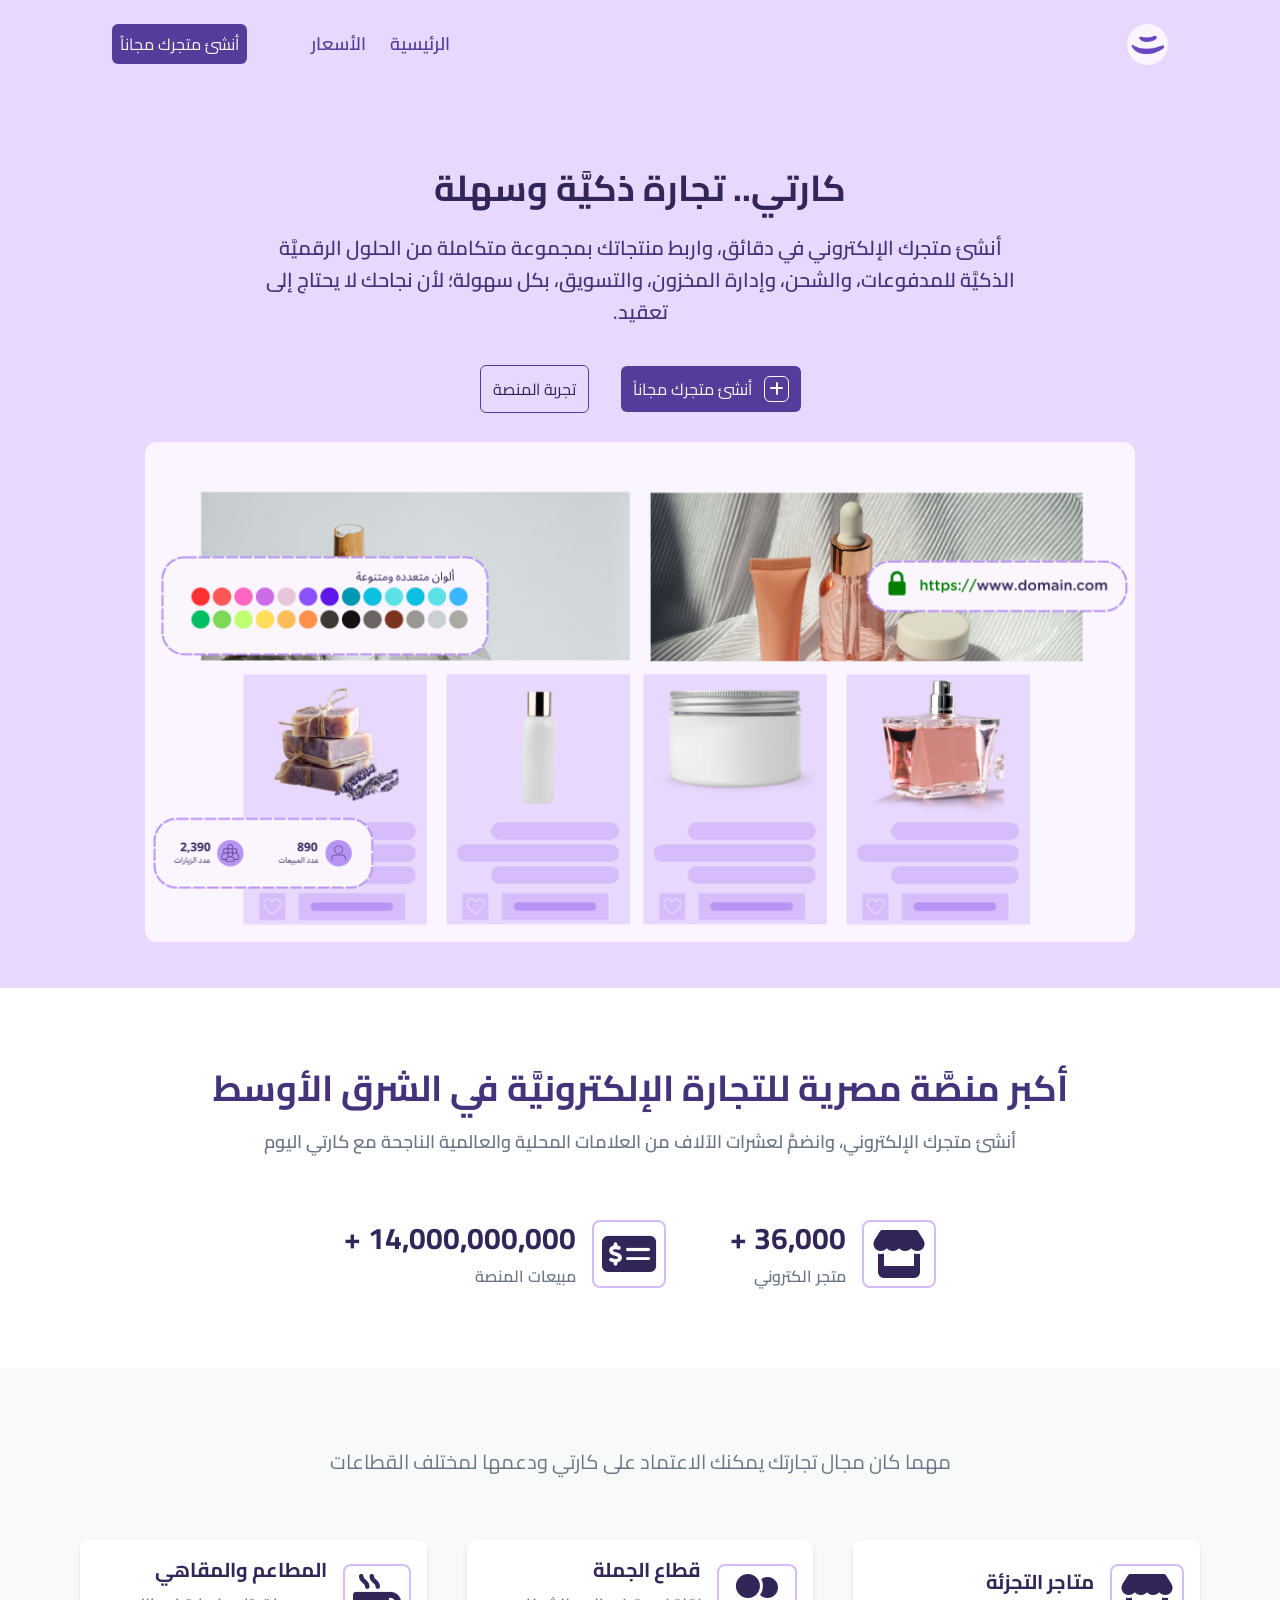
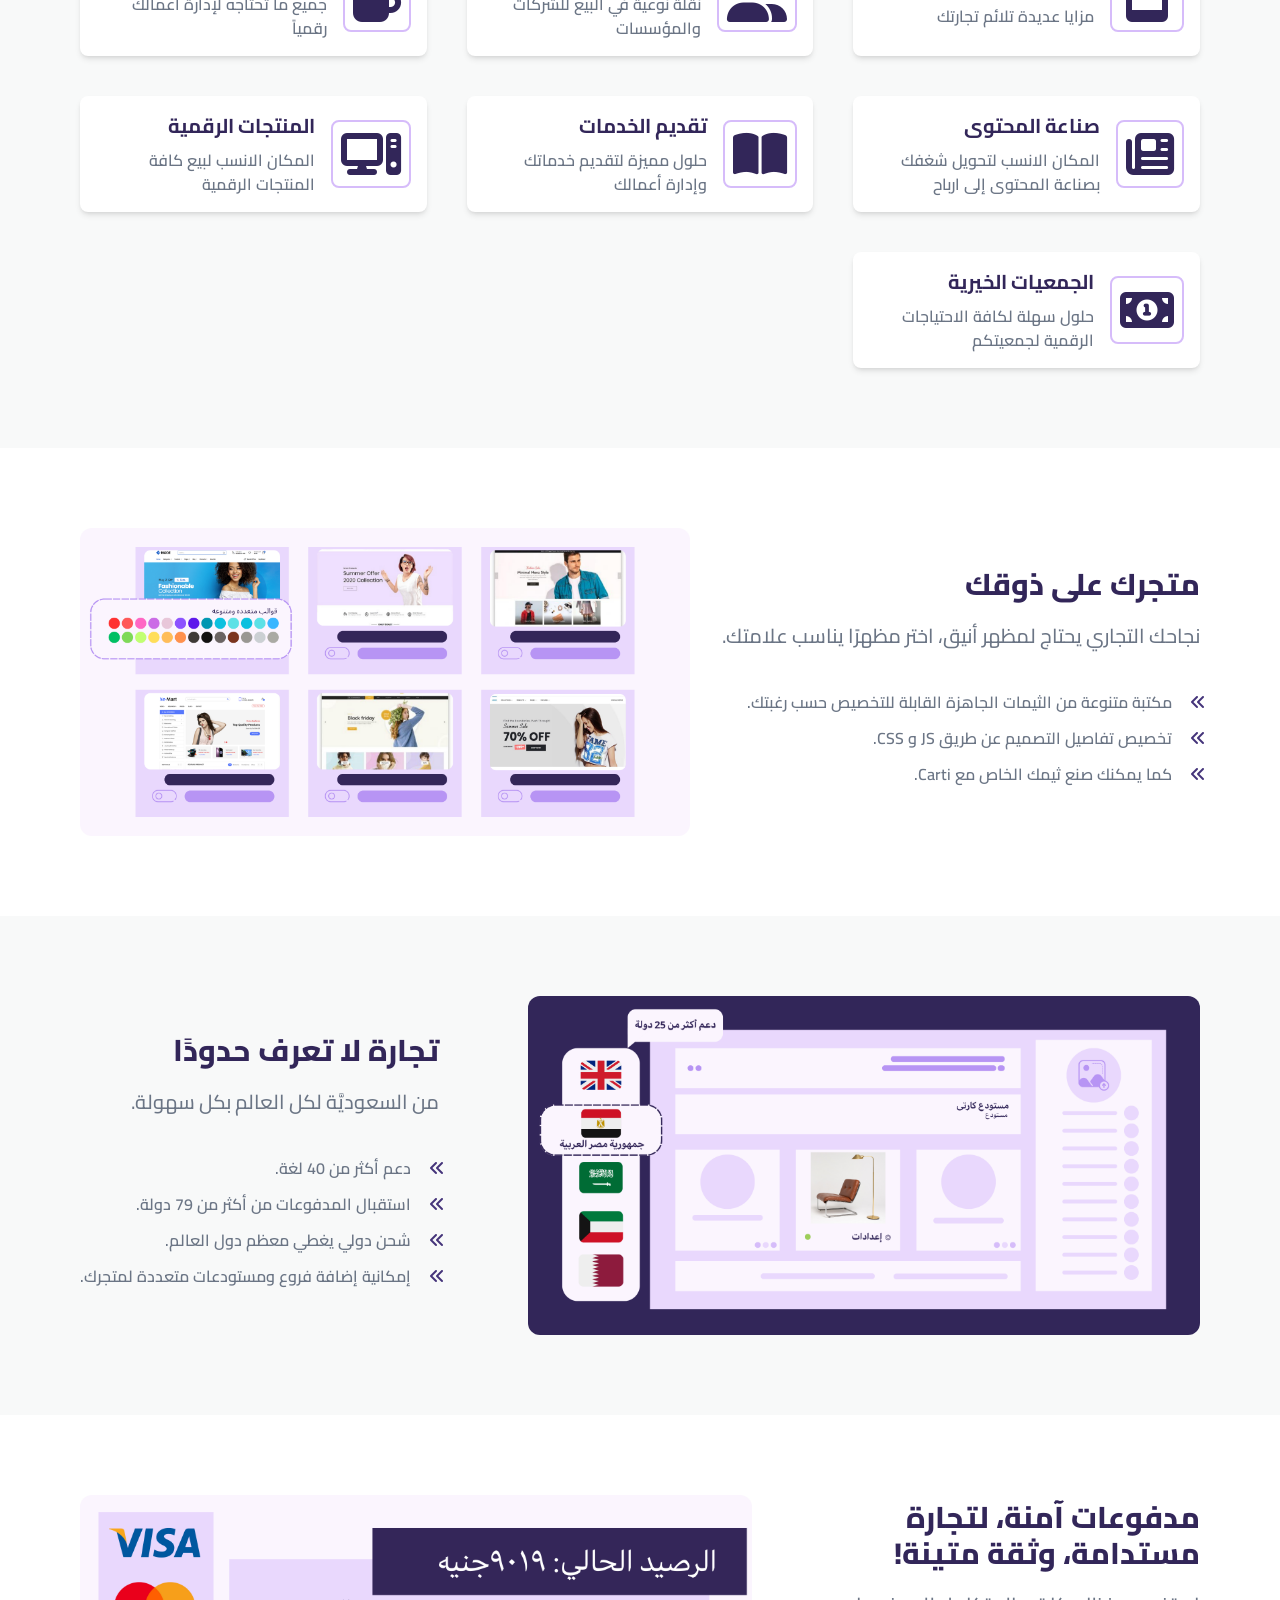
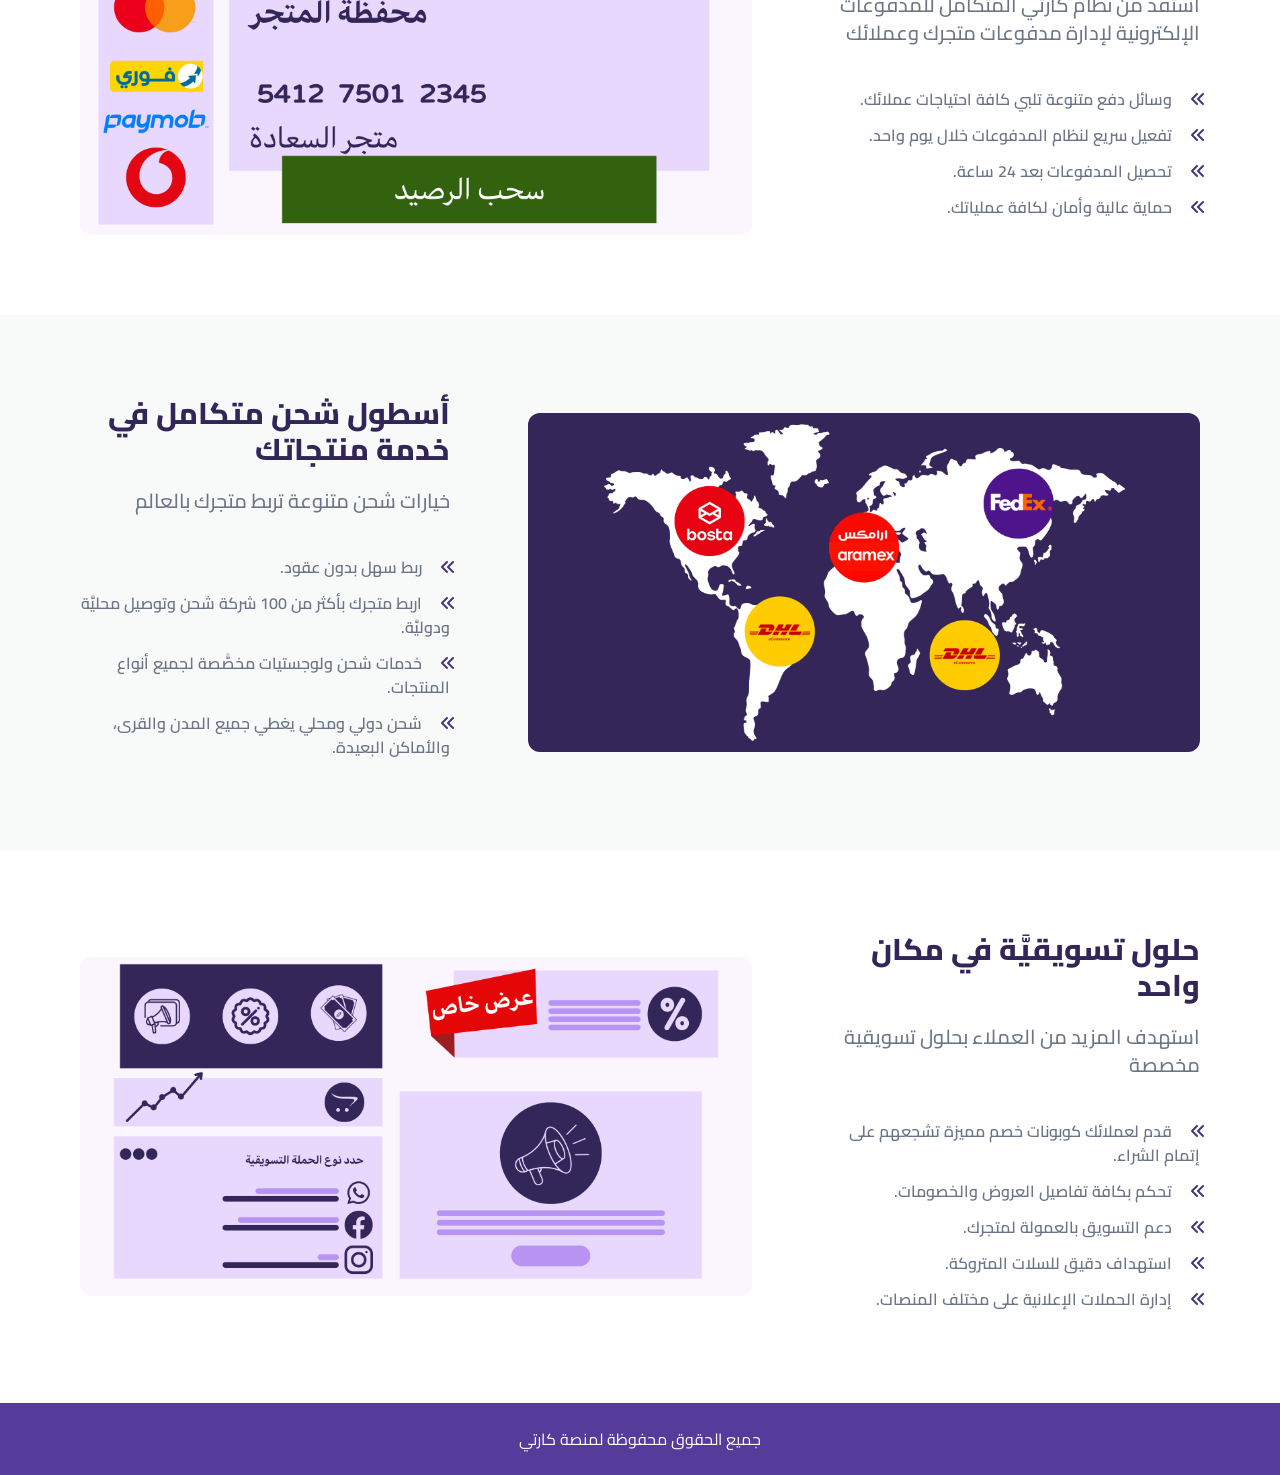
<file: index.html>
<!DOCTYPE html>
<html lang="en" dir="rtl">
<head>
    <meta charset="UTF-8">
    <meta http-equiv="X-UA-Compatible" content="IE=edge">
    <meta name="viewport" content="width=device-width, initial-scale=1.0">
    <title>الرئيسية - كارتي</title>
    <!-- Tailwind CSS file -->
    <link href="./css/tailwind.css" rel="stylesheet">
    <!-- Font Awesome CSS file -->
    <link href="./css/all.min.css" rel="stylesheet">
    <!-- Google Font -->
    <link rel="preconnect" href="https://fonts.googleapis.com">
    <link rel="preconnect" href="https://fonts.gstatic.com" crossorigin>
    <link href="https://fonts.googleapis.com/css2?family=Cairo:wght@200;300;400;500;600;700;800;900;1000&family=Raleway:wght@100;200;300;400;500;600;700;800;900&display=swap"
        rel="stylesheet">
    <!-- Icon -->
    <link rel="icon" href="./img/logo.ico">
</head>
<body>
    <div id="app" class="relative">
        <!-- ********** Start Navbar ********** -->
        <nav class="navbar h-[88px] bg-purple-100 fixed left-0 top-0 w-full z-50 py-2">
            <div class="container px-5 xl:px-28 mx-auto flex justify-between items-center">
                <!-- Logo -->
                <div class="logo w-36 max-h-[41px]">
                    <img loading="lazy" src="./img/logo.ico" alt="logo" class="max-w-full max-h-[41px]">
                </div>
                <div class="row flex justify-between items-center">
                    <!-- UL Navbar -->
                    <div class="ul flex gap-8 items-center py-4">
                        <!-- Nav in full screen -->
                        <div class="flex gap-16">
                            <ul class="hidden lg:flex gap-6 font-medium text-white items-center">
                                <li>
                                    <a href="./index.html" class="hover:text-purple-900 text-purple-700 font-semibold text-lg duration-300" aria-label="Read more about Seminole tax hike"
                                        data-text="home">الرئيسية</a>
                                </li>
                                <!-- <li>
                                    <a href="#learn" class="hover:text-purple-900 text-purple-700 font-semibold text-lg duration-300"
                                        aria-label="Read more about Seminole tax hike" data-text="learn">التعليم</a>
                                </li>
                                <li>
                                    <a href="#solve" class="hover:text-purple-900 text-purple-700 font-semibold text-lg duration-300"
                                        aria-label="Read more about Seminole tax hike" data-text="solve">الحلول</a>
                                </li> -->
                                <li>
                                    <a href="./pricing.html" class="hover:text-purple-900 text-purple-700 font-semibold text-lg duration-300"
                                        aria-label="Read more about Seminole tax hike" data-text="price">الأسعار</a>
                                </li>
                            </ul>
                            <div class="signup hidden lg:flex">
                                <a href="#" target="_blank" class="bg-purple-700 hover:bg-purple-800 py-2 px-2 duration-300 text-warning-50 rounded-md">أنشئ متجرك مجاناً</a>
                            </div>
                        </div>
                        <!-- Nav in Mobile -->
                        <ul class="sidebar w-full flex flex-col gap-4 py-3 absolute left-0 top-[57px] -translate-x-[100%] bg-purple-200 text-white duration-500">
                            <li>
                                <a href="#" class="w-full p-2 hover:text-purple-900 hover:bg-purple-400 duration-300 block"
                                    aria-label="Read more about Seminole tax hike" data-text="home">الرئيسية</a>
                            </li>
                            <!-- <li>
                                <a href="#learn" class="w-full p-2 hover:text-purple-900 hover:bg-purple-400 duration-300 block"
                                    aria-label="Read more about Seminole tax hike" data-text="learn">التعليم</a>
                            </li>
                            <li>
                                <a href="#solve" class="w-full p-2 hover:text-purple-900 hover:bg-purple-400 duration-300 block"
                                    aria-label="Read more about Seminole tax hike" data-text="solve">الحلول</a>
                            </li> -->
                            <li>
                                <a href="#price" class="w-full p-2 hover:text-purple-900 hover:bg-purple-400 duration-300 block"
                                aria-label="Read more about Seminole tax hike" data-text="price">الأسعار</a>
                            </li>
                            <div class="signup p-4 mx-auto">
                                <a href="#" target="_blank" class="bg-purple-700 hover:bg-purple-800 py-2 px-2 duration-300 text-warning-50 rounded-md">أنشئ متجرك مجاناً</a>
                            </div>
                        </ul>
                    </div>
                    <div class="text-2xl cursor-pointer lg:hidden w-[30px]">
                        <span class="toggler fas fa-bars block h-full w-full"></span>
                    </div>
                </div>
            </div>
        </nav>
        <!-- ********** End Navbar ********** -->
        <!-- ********** Start header ********** -->
        <header class="bg-purple-100 mt-[88px] py-6 md:pb-10 md:pt-20 min-h-[100vh]">
            <div class="container px-5 xl:px-6 mx-auto">
                <!-- Info -->
                <div class="info text-center">
                    <h1 class="text-2xl sm:text-4xl font-bold text-purple-900 mb-6">كارتي.. تجارة ذكيَّة وسهلة</h1>
                    <p class="sm:max-w-3xl text-xl mx-auto leading-8 font-semibold text-purple-800">أنشئ متجرك الإلكتروني في دقائق، واربط منتجاتك بمجموعة متكاملة من الحلول الرقميَّة الذكيَّة للمدفوعات، والشحن، وإدارة
                    المخزون، والتسويق، بكل سهولة؛ لأن نجاحك لا يحتاج إلى تعقيد.</p>
                </div>
                <!-- Buttons -->
                <div class="btn mt-8 sm:mt-12 flex justify-center items-center flex-wrap gap-8">
                    <div class="signup">
                        <a href="#" target="_blank"
                            class="bg-purple-700 hover:bg-purple-800 py-2 px-3 duration-300 text-warning-50 rounded-md">
                            <i class="fas fa-plus border p-1 rounded-md ml-2"></i>
                            أنشئ متجرك
                            مجاناً</a>
                    </div>
                    <div class="signup">
                        <a href="#" target="_blank"
                            class="bg-transparent text-purple-900 hover:bg-purple-800 hover:text-warning-50 py-2 px-3 duration-300 border border-purple-700 rounded-md">تجربة المنصة</a>
                    </div>
                </div>
                <!-- Image -->
                <div class="img max-w-[990px] mx-auto rounded-xl overflow-hidden mt-10">
                    <img src="./img/1.png" alt="img-home" class="max-w-full max-h-full" loading="lazy">
                </div>
            </div>
        </header>
        <!-- ********** End header ********** -->
        <!-- ********** Start About ********** -->
        <div class="about-us py-20">
            <div class="container mx-auto text-center">
                <div class="info">
                    <h2 class="title text-2xl md:text-4xl font-bold text-purple-800 mb-2 md:mb-5">أكبر منصَّة مصرية للتجارة الإلكترونيَّة في الشرق الأوسط</h2>
                    <p class="title text-lg font-semibold text-secondary-700">أنشئ متجرك الإلكتروني، وانضمَّ لعشرات الآلاف من العلامات المحلية والعالمية الناجحة مع كارتي اليوم</p>
                </div>
                <div class="numbers mt-16">
                    <div class="row flex flex-col sm:flex-row gap-16 sm:justify-center">
                        <!-- Col 1 -->
                        <div class="col flex gap-4 items-center justify-center">
                            <div class="icon p-2 text-5xl border-2 text-purple-900 border-purple-200 rounded-lg">
                                <i class="fa-solid fa-store"></i>
                            </div>
                            <div class="num flex flex-col gap-2 items-start">
                                <p class="text-3xl font-bold text-purple-900">36,000 +</p>
                                <span class="font-semibold text-secondary-700">متجر الكتروني</span>
                            </div>
                        </div>
                        <!-- Col 2 -->
                        <div class="col flex gap-4 items-center justify-center">
                            <div class="icon p-2 text-5xl border-2 text-purple-900 border-purple-200 rounded-lg">
                                <i class="fa-solid fa-money-check-dollar"></i>
                            </div>
                            <div class="num flex flex-col gap-2 items-start">
                                <p class="text-3xl font-bold text-purple-900">14,000,000,000 +</p>
                                <span class="font-semibold text-secondary-700">مبيعات المنصة</span>
                            </div>
                        </div>
                    </div>
                </div>
            </div>
        </div>
        <!-- ********** End About ********** -->
        <!-- ********** Start Advantages ********** -->
        <div class="advantages py-20 bg-secondary-50">
            <div class="container mx-auto text-center xl:px-20">
                <p class="text-secondary-700 text-xl">مهما كان مجال تجارتك يمكنك الاعتماد على كارتي ودعمها لمختلف القطاعات</p>
                <!-- Row -->
                <div class="row grid sm:grid-cols-2 lg:grid-cols-3 gap-10 mt-16">
                    <!-- Col -->
                    <div class="col flex gap-4 items-center rounded-lg shadow-md p-4 bg-[white] cursor-pointer">
                        <div class="icon p-2 text-5xl border-2 text-purple-900 border-purple-200 rounded-lg">
                            <i class="fa-solid fa-store"></i>
                        </div>
                        <div class="num flex flex-col gap-2 items-start">
                            <p class="text-xl font-bold text-purple-900">متاجر التجزئة</p>
                            <span class="font-semibold text-secondary-700 text-right">مزايا عديدة تلائم تجارتك</span>
                        </div>
                    </div>
                    <!-- Col -->
                    <div class="col flex gap-4 items-center rounded-lg shadow-md p-4 bg-[white] cursor-pointer">
                        <div class="icon p-2 text-5xl border-2 text-purple-900 border-purple-200 rounded-lg">
                            <i class="fas fa-user-group"></i>
                        </div>
                        <div class="num flex flex-col gap-2 items-start">
                            <p class="text-xl font-bold text-purple-900">قطاع الجملة</p>
                            <span class="font-semibold text-secondary-700 text-right">نقلة نوعية في البيع للشركات والمؤسسات</span>
                        </div>
                    </div>
                    <!-- Col -->
                    <div class="col flex gap-4 items-center rounded-lg shadow-md p-4 bg-[white] cursor-pointer">
                        <div class="icon p-2 text-5xl border-2 text-purple-900 border-purple-200 rounded-lg">
                            <i class="fas fa-mug-hot"></i>
                        </div>
                        <div class="num flex flex-col gap-2 items-start">
                            <p class="text-xl font-bold text-purple-900">المطاعم والمقاهي</p>
                            <span class="font-semibold text-secondary-700 text-right">جميع ما تحتاجه لإدارة اعمالك رقمياً</span>
                        </div>
                    </div>
                    <!-- Col -->
                    <div class="col flex gap-4 items-center rounded-lg shadow-md p-4 bg-[white] cursor-pointer">
                        <div class="icon p-2 text-5xl border-2 text-purple-900 border-purple-200 rounded-lg">
                            <i class="fas fa-newspaper"></i>
                        </div>
                        <div class="num flex flex-col gap-2 items-start">
                            <p class="text-xl font-bold text-purple-900">صناعة المحتوى</p>
                            <span class="font-semibold text-secondary-700 text-right">المكان الانسب لتحويل شغفك بصناعة المحتوى إلى ارباح</span>
                        </div>
                    </div>
                    <!-- Col -->
                    <div class="col flex gap-4 items-center rounded-lg shadow-md p-4 bg-[white] cursor-pointer">
                        <div class="icon p-2 text-5xl border-2 text-purple-900 border-purple-200 rounded-lg">
                            <i class="fas fa-book-open"></i>
                        </div>
                        <div class="num flex flex-col gap-2 items-start">
                            <p class="text-xl font-bold text-purple-900">تقديم الخدمات</p>
                            <span class="font-semibold text-secondary-700 text-right">حلول مميزة لتقديم خدماتك وإدارة أعمالك</span>
                        </div>
                    </div>
                    <!-- Col -->
                    <div class="col flex gap-4 items-center rounded-lg shadow-md p-4 bg-[white] cursor-pointer">
                        <div class="icon p-2 text-5xl border-2 text-purple-900 border-purple-200 rounded-lg">
                            <i class="fas fa-computer"></i>
                        </div>
                        <div class="num flex flex-col gap-2 items-start">
                            <p class="text-xl font-bold text-purple-900">المنتجات الرقمية</p>
                            <span class="font-semibold text-secondary-700 text-right">المكان الانسب لبيع كافة المنتجات الرقمية</span>
                        </div>
                    </div>
                    <!-- Col -->
                    <div class="col flex gap-4 items-center rounded-lg shadow-md p-4 bg-[white] cursor-pointer">
                        <div class="icon p-2 text-5xl border-2 text-purple-900 border-purple-200 rounded-lg">
                            <i class="fas fa-money-bill-1"></i>
                        </div>
                        <div class="num flex flex-col gap-2 items-start">
                            <p class="text-xl font-bold text-purple-900">الجمعيات الخيرية</p>
                            <span class="font-semibold text-secondary-700 text-right">حلول سهلة لكافة الاحتياجات الرقمية لجمعيتكم</span>
                        </div>
                    </div>
                </div>
            </div>
        </div>
        <!-- ********** End Advantages ********** -->
        <!-- ********** Start your site ********** -->
        <div class="your-site py-20">
            <div class="container mx-auto xl:px-20">
                <div class="row flex flex-col-reverse lg:flex-row lg:items-center justify-between gap-8">
                    <!-- Text -->
                    <div class="col text">
                        <h3 class="text-2xl sm:text-3xl font-extrabold text-purple-900">متجرك على ذوقك</h3>
                        <p class="text-secondary-700 text-lg sm:text-xl font-medium my-5">نجاحك التجاري يحتاج لمظهر أنيق، اختر مظهرًا يناسب علامتك.</p>
                        <ul class="mt-10 text-sm sm:text-base">
                            <li class="text-secondary-700 mb-3 font-semibold">
                                <i class="fas fa-angle-left text-purple-800 block -ml-5"></i>
                                <i class="fas fa-angle-left text-purple-800 block ml-5"></i>
                                مكتبة متنوعة من الثيمات الجاهزة القابلة للتخصيص حسب رغبتك.
                            </li>
                            <li class="text-secondary-700 mb-3 font-semibold">
                                <i class="fas fa-angle-left text-purple-800 block -ml-5"></i>
                                <i class="fas fa-angle-left text-purple-800 block ml-5"></i>
                                تخصيص تفاصيل التصميم عن طريق JS و CSS.
                            </li>
                            <li class="text-secondary-700 mb-3 font-semibold">
                                <i class="fas fa-angle-left text-purple-800 block -ml-5"></i>
                                <i class="fas fa-angle-left text-purple-800 block ml-5"></i>
                                كما يمكنك صنع ثيمك الخاص مع Carti.
                            </li>
                        </ul>
                    </div>
                    <!-- Img -->
                    <div class="col img flex-1 rounded-xl overflow-hidden">
                        <img loading="lazy" src="./img/6.png" alt="your-site">
                    </div>
                </div>
            </div>
        </div>
        <!-- ********** End your site ********** -->
        <!-- ********** Start comm ********** -->
        <div class="comm py-20 bg-secondary-50">
            <div class="container mx-auto xl:px-20">
                <div class="row flex flex-col lg:flex-row lg:items-center justify-between gap-8">
                    <!-- Img -->
                    <div class="col img flex-1 rounded-xl overflow-hidden lg:max-w-[60%]">
                        <img loading="lazy" src="./img/2.png" alt="your-site">
                    </div>
                    <!-- Text -->
                    <div class="col text">
                        <h3 class="text-2xl sm:text-3xl font-extrabold text-purple-900">تجارة لا تعرف حدودًا</h3>
                        <p class="text-secondary-700 text-lg sm:text-xl font-medium my-5">من السعوديَّة لكل العالم بكل سهولة.</p>
                        <ul class="mt-10 text-sm sm:text-base">
                            <li class="text-secondary-700 mb-3 font-semibold">
                                <i class="fas fa-angle-left text-purple-800 block -ml-5"></i>
                                <i class="fas fa-angle-left text-purple-800 block ml-5"></i>
                                دعم أكثر من 40 لغة.
                            </li>
                            <li class="text-secondary-700 mb-3 font-semibold">
                                <i class="fas fa-angle-left text-purple-800 block -ml-5"></i>
                                <i class="fas fa-angle-left text-purple-800 block ml-5"></i>
                                استقبال المدفوعات من أكثر من 79 دولة.
                            </li>
                            <li class="text-secondary-700 mb-3 font-semibold">
                                <i class="fas fa-angle-left text-purple-800 block -ml-5"></i>
                                <i class="fas fa-angle-left text-purple-800 block ml-5"></i>
                                شحن دولي يغطي معظم دول العالم.
                            </li>
                            <li class="text-secondary-700 mb-3 font-semibold">
                                <i class="fas fa-angle-left text-purple-800 block -ml-5"></i>
                                <i class="fas fa-angle-left text-purple-800 block ml-5"></i>
                                إمكانية إضافة فروع ومستودعات متعددة لمتجرك.
                            </li>
                        </ul>
                    </div>
                </div>
            </div>
        </div>
        <!-- ********** End comm ********** -->
        <!-- ********** Start payment ********** -->
        <div class="payment py-20">
            <div class="container mx-auto xl:px-20">
                <div class="row flex flex-col-reverse lg:flex-row lg:items-center justify-between gap-8">
                    <!-- Text -->
                    <div class="col text lg:max-w-[33%]">
                        <h3 class="text-2xl sm:text-3xl font-extrabold text-purple-900">مدفوعات آمنة، لتجارة مستدامة، وثقة متينة!</h3>
                        <p class="text-secondary-700 text-lg sm:text-xl font-medium my-5">استفد من نظام كارتي المتكامل للمدفوعات الإلكترونية لإدارة مدفوعات متجرك وعملائك</p>
                        <ul class="mt-10 text-sm sm:text-base">
                            <li class="text-secondary-700 mb-3 font-semibold">
                                <i class="fas fa-angle-left text-purple-800 block -ml-5"></i>
                                <i class="fas fa-angle-left text-purple-800 block ml-5"></i>
                                وسائل دفع متنوعة تلبي كافة احتياجات عملائك.
                            </li>
                            <li class="text-secondary-700 mb-3 font-semibold">
                                <i class="fas fa-angle-left text-purple-800 block -ml-5"></i>
                                <i class="fas fa-angle-left text-purple-800 block ml-5"></i>
                                تفعيل سريع لنظام المدفوعات خلال يوم واحد.
                            </li>
                            <li class="text-secondary-700 mb-3 font-semibold">
                                <i class="fas fa-angle-left text-purple-800 block -ml-5"></i>
                                <i class="fas fa-angle-left text-purple-800 block ml-5"></i>
                                تحصيل المدفوعات بعد 24 ساعة.
                            </li>
                            <li class="text-secondary-700 mb-3 font-semibold">
                                <i class="fas fa-angle-left text-purple-800 block -ml-5"></i>
                                <i class="fas fa-angle-left text-purple-800 block ml-5"></i>
                            حماية عالية وأمان لكافة عملياتك.
                            </li>
                        </ul>
                    </div>
                    <!-- Img -->
                    <div class="col img flex-1 rounded-xl overflow-hidden lg:max-w-[60%]">
                        <img loading="lazy" src="./img/4.png" alt="your-site">
                    </div>
                </div>
            </div>
        </div>
        <!-- ********** End payment ********** -->
        <!-- ********** Start link ********** -->
        <div class="link py-20 bg-secondary-50">
            <div class="container mx-auto xl:px-20">
                <div class="row flex flex-col lg:flex-row lg:items-center justify-between gap-8">
                    <!-- Img -->
                    <div class="col img flex-1 rounded-xl overflow-hidden lg:max-w-[60%]">
                        <img loading="lazy" src="./img/5.png" alt="your-site">
                    </div>
                    <!-- Text -->
                    <div class="col text lg:max-w-[33%]">
                        <h3 class="text-2xl sm:text-3xl font-extrabold text-purple-900">أسطول شحن متكامل في خدمة منتجاتك</h3>
                        <p class="text-secondary-700 text-lg sm:text-xl font-medium my-5">خيارات شحن متنوعة تربط متجرك بالعالم</p>
                        <ul class="mt-10 text-sm sm:text-base">
                            <li class="text-secondary-700 mb-3 font-semibold">
                                <i class="fas fa-angle-left text-purple-800 block -ml-5"></i>
                                <i class="fas fa-angle-left text-purple-800 block ml-5"></i>
                                ربط سهل بدون عقود.
                            </li>
                            <li class="text-secondary-700 mb-3 font-semibold">
                                <i class="fas fa-angle-left text-purple-800 block -ml-5"></i>
                                <i class="fas fa-angle-left text-purple-800 block ml-5"></i>
                                اربط متجرك بأكثر من 100 شركة شحن وتوصيل محليَّة ودوليَّة.
                            </li>
                            <li class="text-secondary-700 mb-3 font-semibold">
                                <i class="fas fa-angle-left text-purple-800 block -ml-5"></i>
                                <i class="fas fa-angle-left text-purple-800 block ml-5"></i>
                                خدمات شحن ولوجستيات مخصًّصة لجميع أنواع المنتجات.
                            </li>
                            <li class="text-secondary-700 mb-3 font-semibold">
                                <i class="fas fa-angle-left text-purple-800 block -ml-5"></i>
                                <i class="fas fa-angle-left text-purple-800 block ml-5"></i>
                            شحن دولي ومحلي يغطي جميع المدن والقرى، والأماكن البعيدة.
                            </li>
                        </ul>
                    </div>
                </div>
            </div>
        </div>
        <!-- ********** End link ********** -->
        <!-- ********** Start solve ********** -->
        <div class="solve py-20">
            <div class="container mx-auto xl:px-20">
                <div class="row flex flex-col-reverse lg:flex-row lg:items-center justify-between gap-8">
                    <!-- Text -->
                    <div class="col text lg:max-w-[33%]">
                        <h3 class="text-2xl sm:text-3xl font-extrabold text-purple-900">حلول تسويقيَّة في مكان واحد</h3>
                        <p class="text-secondary-700 text-lg sm:text-xl font-medium my-5">استهدف المزيد من العملاء بحلول تسويقية مخصصة</p>
                        <ul class="mt-10 text-sm sm:text-base">
                            <li class="text-secondary-700 mb-3 font-semibold">
                                <i class="fas fa-angle-left text-purple-800 block -ml-5"></i>
                                <i class="fas fa-angle-left text-purple-800 block ml-5"></i>
                                قدم لعملائك كوبونات خصم مميزة تشجعهم على إتمام الشراء.
                            </li>
                            <li class="text-secondary-700 mb-3 font-semibold">
                                <i class="fas fa-angle-left text-purple-800 block -ml-5"></i>
                                <i class="fas fa-angle-left text-purple-800 block ml-5"></i>
                                تحكم بكافة تفاصيل العروض والخصومات.
                            </li>
                            <li class="text-secondary-700 mb-3 font-semibold">
                                <i class="fas fa-angle-left text-purple-800 block -ml-5"></i>
                                <i class="fas fa-angle-left text-purple-800 block ml-5"></i>
                                دعم التسويق بالعمولة لمتجرك.
                            </li>
                            <li class="text-secondary-700 mb-3 font-semibold">
                                <i class="fas fa-angle-left text-purple-800 block -ml-5"></i>
                                <i class="fas fa-angle-left text-purple-800 block ml-5"></i>
                            استهداف دقيق للسلات المتروكة.
                            </li>
                            <li class="text-secondary-700 mb-3 font-semibold">
                                <i class="fas fa-angle-left text-purple-800 block -ml-5"></i>
                                <i class="fas fa-angle-left text-purple-800 block ml-5"></i>
                            إدارة الحملات الإعلانية على مختلف المنصات.
                            </li>
                        </ul>
                    </div>
                    <!-- Img -->
                    <div class="col img flex-1 rounded-xl overflow-hidden lg:max-w-[60%]">
                        <img loading="lazy" src="./img/3.png" alt="your-site">
                    </div>
                </div>
            </div>
        </div>
        <!-- ********** End solve ********** -->
        <!-- ********** Start Footer ********** -->
        <footer class="p-6 text-center text-[white] bg-purple-700">
            جميع الحقوق محفوظة لمنصة كارتي
        </footer>
        <!-- ********** End Footer ********** -->
    </div>
    <!-- -----Tailwind-----  -->
    <script type="text/javascript" src="./node_modules/tw-elements/dist/js/tw-elements.umd.min.js"></script>
    <!-- main js -->
    <script src="./js/main.js"></script>
</body>
</html>
</file>
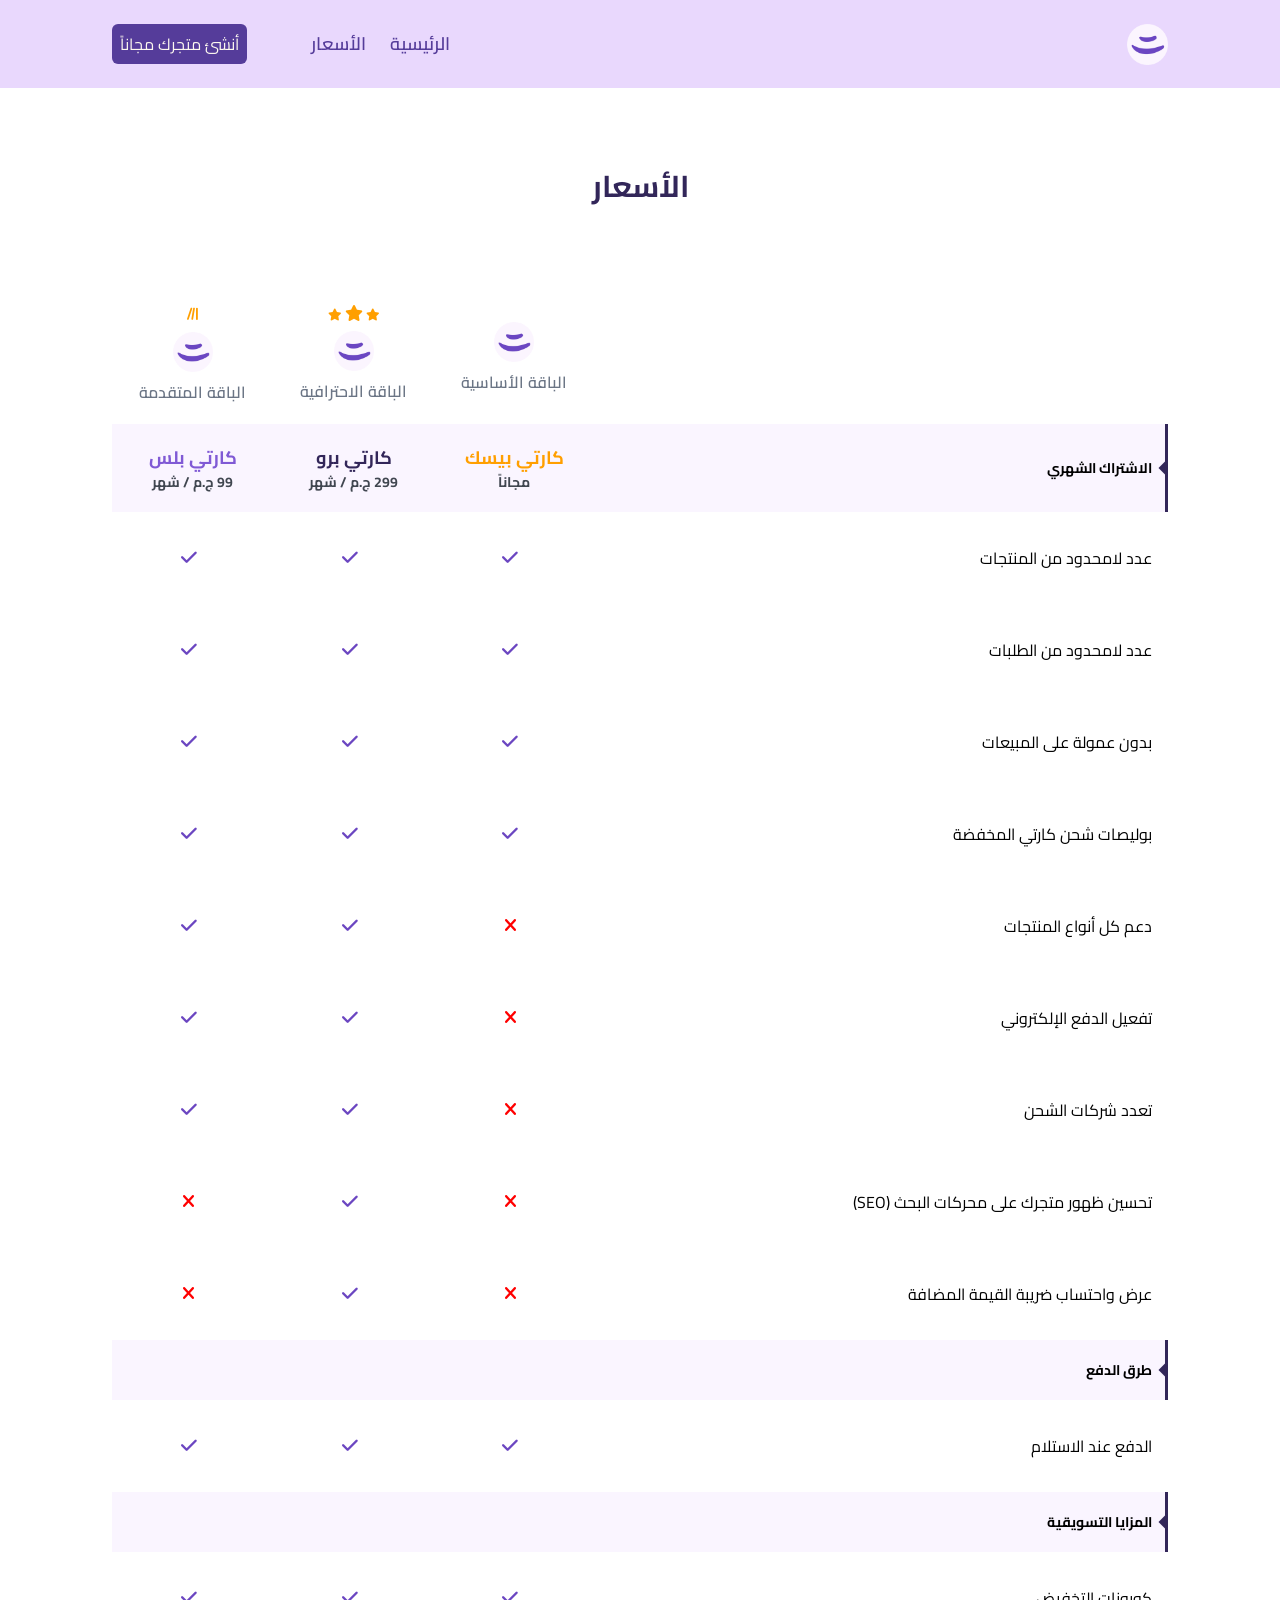
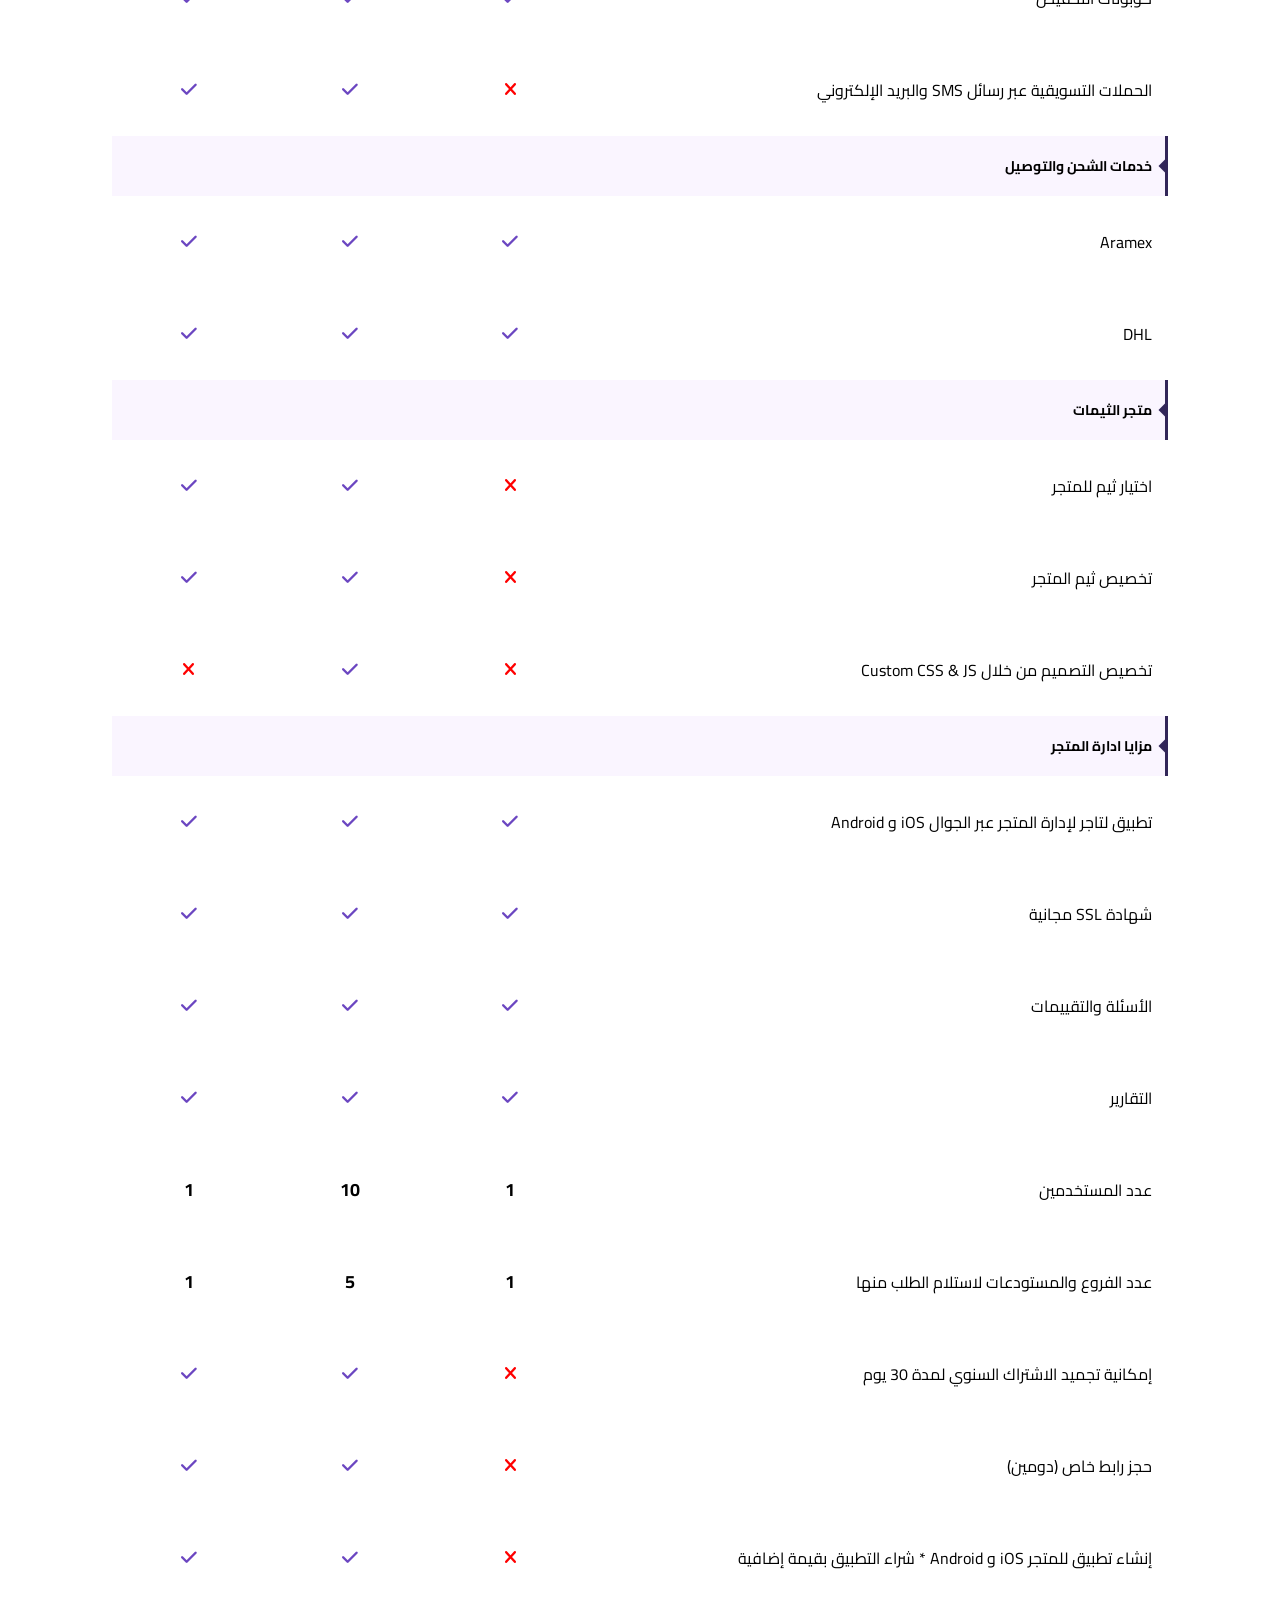
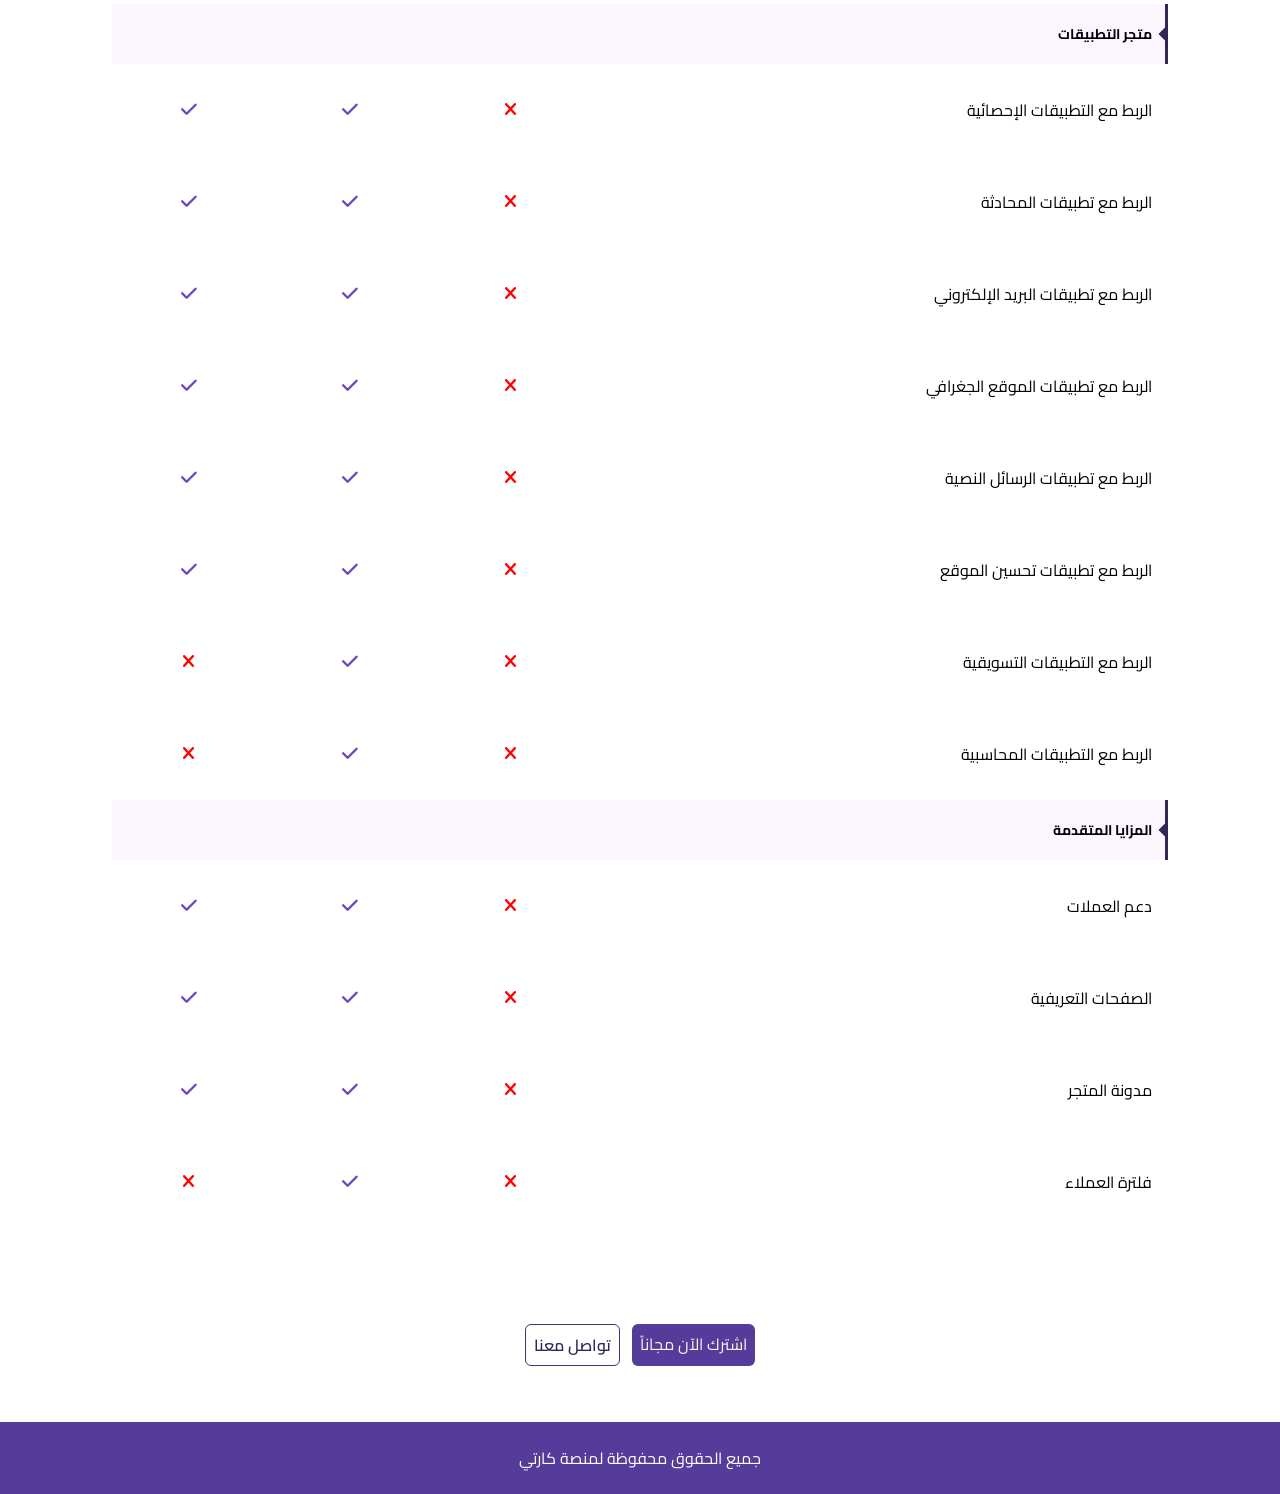
<file: pricing.html>
<!DOCTYPE html>
<html lang="en" dir="rtl">
<head>
    <meta charset="UTF-8">
    <meta http-equiv="X-UA-Compatible" content="IE=edge">
    <meta name="viewport" content="width=device-width, initial-scale=1.0">
    <title>الأسعار - كارتي</title>
    <!-- Tailwind CSS file -->
    <link href="./css/tailwind.css" rel="stylesheet">
    <!-- Font Awesome CSS file -->
    <link href="./css/all.min.css" rel="stylesheet">
    <!-- Google Font -->
    <link rel="preconnect" href="https://fonts.googleapis.com">
    <link rel="preconnect" href="https://fonts.gstatic.com" crossorigin>
    <link href="https://fonts.googleapis.com/css2?family=Cairo:wght@200;300;400;500;600;700;800;900;1000&family=Raleway:wght@100;200;300;400;500;600;700;800;900&display=swap"
        rel="stylesheet">
    <!-- Icon -->
    <link rel="icon" href="./img/logo.ico">
</head>
<body>
    <div id="app" class="relative">
        <!-- ********** Start Navbar ********** -->
        <nav class="navbar h-[88px] bg-purple-100 fixed left-0 top-0 w-full z-50 py-2">
            <div class="container px-5 xl:px-28 mx-auto flex justify-between items-center">
                <!-- Logo -->
                <div class="logo w-36 max-h-[41px]">
                    <img loading="lazy" src="./img/logo.ico" alt="logo" class="max-w-full max-h-[41px]">
                </div>
                <div class="row flex justify-between items-center">
                    <!-- UL Navbar -->
                    <div class="ul flex gap-8 items-center py-4">
                        <!-- Nav in full screen -->
                        <div class="flex gap-16">
                            <ul class="hidden lg:flex gap-6 font-medium text-white items-center">
                                <li>
                                    <a href="./index.html"
                                        class="hover:text-purple-900 text-purple-700 font-semibold text-lg duration-300"
                                        aria-label="Read more about Seminole tax hike" data-text="home">الرئيسية</a>
                                </li>
                                <!-- <li>
                                    <a href="#learn"
                                        class="hover:text-purple-900 text-purple-700 font-semibold text-lg duration-300"
                                        aria-label="Read more about Seminole tax hike" data-text="learn">التعليم</a>
                                </li>
                                <li>
                                    <a href="#solve"
                                        class="hover:text-purple-900 text-purple-700 font-semibold text-lg duration-300"
                                        aria-label="Read more about Seminole tax hike" data-text="solve">الحلول</a>
                                </li> -->
                                <li>
                                    <a href="./pricing.html"
                                        class="hover:text-purple-900 text-purple-700 font-semibold text-lg duration-300"
                                        aria-label="Read more about Seminole tax hike" data-text="price">الأسعار</a>
                                </li>
                            </ul>
                            <div class="signup hidden lg:flex">
                                <a href="#" target="_blank"
                                    class="bg-purple-700 hover:bg-purple-800 py-2 px-2 duration-300 text-warning-50 rounded-md">أنشئ
                                    متجرك مجاناً</a>
                            </div>
                        </div>
                        <!-- Nav in Mobile -->
                        <ul
                            class="sidebar w-full flex flex-col gap-4 py-3 absolute left-0 top-[57px] -translate-x-[100%] bg-purple-200 text-white duration-500">
                            <li>
                                <a href="#"
                                    class="w-full p-2 hover:text-purple-900 hover:bg-purple-400 duration-300 block"
                                    aria-label="Read more about Seminole tax hike" data-text="home">الرئيسية</a>
                            </li>
                            <!-- <li>
                                <a href="#learn"
                                    class="w-full p-2 hover:text-purple-900 hover:bg-purple-400 duration-300 block"
                                    aria-label="Read more about Seminole tax hike" data-text="learn">التعليم</a>
                            </li>
                            <li>
                                <a href="#solve"
                                    class="w-full p-2 hover:text-purple-900 hover:bg-purple-400 duration-300 block"
                                    aria-label="Read more about Seminole tax hike" data-text="solve">الحلول</a>
                            </li> -->
                            <li>
                                <a href="#price"
                                    class="w-full p-2 hover:text-purple-900 hover:bg-purple-400 duration-300 block"
                                    aria-label="Read more about Seminole tax hike" data-text="price">الأسعار</a>
                            </li>
                            <div class="signup p-4 mx-auto">
                                <a href="#" target="_blank"
                                    class="bg-purple-700 hover:bg-purple-800 py-2 px-2 duration-300 text-warning-50 rounded-md">أنشئ
                                    متجرك مجاناً</a>
                            </div>
                        </ul>
                    </div>
                    <div class="text-2xl cursor-pointer lg:hidden w-[30px]">
                        <span class="toggler fas fa-bars block h-full w-full"></span>
                    </div>
                </div>
            </div>
        </nav>
        <!-- ********** End Navbar ********** -->
        <!-- Start Pricing -->
        <div class="pricing mt-[88px] py-6 md:pb-10 md:pt-20">
            <div class="container px-5 xl:px-28 mx-auto">
                <div class="head w-fit mx-auto mb-20 text-3xl font-bold text-purple-900 bg-red-200">
                    <h1>الأسعار</h1>
                </div>
                <div class="table-pricing">
                    <div class="responsive-table overflow-x-auto">
                        <table class="min-w-[520px] w-full overflow-hidden">
                            <thead class="p-4">
                                <tr class=" font-semibold text-secondary-700 text-center">
                                    <td class="p-2 py-5"></td>
                                    <td class="p-2 py-5">
                                        <img src="./img/logo.ico" alt="logo" loading="lazy" class="h-10 w-10 mx-auto my-2">
                                        الباقة الأساسية
                                    </td>
                                    <td class="p-2 py-5">
                                        <div class="starts text-[#FF9F00] text-xs mx-auto w-fit">
                                            <i class="fas fa-star"></i>
                                            <i class="fas fa-star text-base"></i>
                                            <i class="fas fa-star"></i>
                                        </div>
                                        <img src="./img/logo.ico" alt="logo" loading="lazy" class="h-10 w-10 mx-auto my-2">
                                        الباقة الاحترافية
                                    </td>
                                    <td class="p-2 py-5">
                                        <div class="text-[#FF9F00] text-sm mx-auto w-fit">
                                            <i class="fas fa-lines-leaning"></i>
                                        </div>
                                        <img src="./img/logo.ico" alt="logo" loading="lazy" class="h-10 w-10 mx-auto my-2">
                                        الباقة المتقدمة
                                    </td>
                                </tr>
                            </thead>
                            <tbody>
                                <!-- month -->
                                <tr class="relative text-center bg-purple-50">
                                    <td class="pt-5 pr-4 pb-5 pl-2 text-right text-sm font-bold">
                                        الاشتراك الشهري
                                        <span class="line absolute h-full w-[3px] bg-purple-900 right-0 top-0">
                                            <span class="absolute border-[6px] rotate-45 border-purple-900 -right-[5px] top-1/2 -translate-y-1/2"></span>
                                        </span>
                                    </td>
                                    <td class="pt-5 pr-2 pb-5 pl-2 text-lg font-bold text-[#FF9F00]">
                                        كارتي بيسك
                                        <span class="block text-sm text-secondary-900">مجاناً</span>
                                    </td>
                                    <td class="pt-5 pr-2 pb-5 pl-2 text-lg font-bold text-purple-900">
                                        كارتي برو
                                        <span class="block text-sm text-secondary-900">299 ج.م / شهر</span>
                                    </td>
                                    <td class="pt-5 pr-2 pb-5 pl-2 text-lg font-bold text-purple-500">
                                        كارتي بلس
                                        <span class="block text-sm text-secondary-900">99 ج.م / شهر</span>
                                    </td>
                                </tr>
                                <!-- Row-1 -->
                                <tr class="text-center">
                                    <td class="pt-5 pr-4 pb-5 pl-2 text-right">عدد لامحدود من المنتجات</td>
                                    <td class="pt-8 pr-7 pb-8 pl-5 font-bold text-lg text-purple-600">
                                        <i class="fas fa-check"></i>
                                    </td>
                                    <td class="pt-8 pr-7 pb-8 pl-5 font-bold text-lg text-purple-600">
                                        <i class="fas fa-check"></i>
                                    </td>
                                    <td class="pt-8 pr-7 pb-8 pl-5 font-bold text-lg text-purple-600">
                                        <i class="fas fa-check"></i>
                                    </td>
                                </tr>
                                <!-- Row-2 -->
                                <tr class="text-center">
                                    <td class="pt-5 pr-4 pb-5 pl-2 text-right">عدد لامحدود من الطلبات</td>
                                    <td class="pt-8 pr-7 pb-8 pl-5 font-bold text-lg text-purple-600">
                                        <i class="fas fa-check"></i>
                                    </td>
                                    <td class="pt-8 pr-7 pb-8 pl-5 font-bold text-lg text-purple-600">
                                        <i class="fas fa-check"></i>
                                    </td>
                                    <td class="pt-8 pr-7 pb-8 pl-5 font-bold text-lg text-purple-600">
                                        <i class="fas fa-check"></i>
                                    </td>
                                </tr>
                                <!-- Row-3 -->
                                <tr class="text-center">
                                    <td class="pt-5 pr-4 pb-5 pl-2 text-right">بدون عمولة على المبيعات</td>
                                    <td class="pt-8 pr-7 pb-8 pl-5 font-bold text-lg text-purple-600">
                                        <i class="fas fa-check"></i>
                                    </td>
                                    <td class="pt-8 pr-7 pb-8 pl-5 font-bold text-lg text-purple-600">
                                        <i class="fas fa-check"></i>
                                    </td>
                                    <td class="pt-8 pr-7 pb-8 pl-5 font-bold text-lg text-purple-600">
                                        <i class="fas fa-check"></i>
                                    </td>
                                </tr>
                                <!-- Row-4 -->
                                <tr class="text-center">
                                    <td class="pt-5 pr-4 pb-5 pl-2 text-right">بوليصات شحن كارتي المخفضة</td>
                                    <td class="pt-8 pr-7 pb-8 pl-5 font-bold text-lg text-purple-600">
                                        <i class="fas fa-check"></i>
                                    </td>
                                    <td class="pt-8 pr-7 pb-8 pl-5 font-bold text-lg text-purple-600">
                                        <i class="fas fa-check"></i>
                                    </td>
                                    <td class="pt-8 pr-7 pb-8 pl-5 font-bold text-lg text-purple-600">
                                        <i class="fas fa-check"></i>
                                    </td>
                                </tr>
                                <!-- Row-5 -->
                                <tr class="text-center">
                                    <td class="pt-5 pr-4 pb-5 pl-2 text-right">دعم كل أنواع المنتجات</td>
                                    <td class="pt-8 pr-7 pb-8 pl-5 font-bold text-lg text-purple-600">
                                        <i class="fas fa-xmark text-[#FF0000]"></i>
                                    </td>
                                    <td class="pt-8 pr-7 pb-8 pl-5 font-bold text-lg text-purple-600">
                                        <i class="fas fa-check"></i>
                                    </td>
                                    <td class="pt-8 pr-7 pb-8 pl-5 font-bold text-lg text-purple-600">
                                        <i class="fas fa-check"></i>
                                    </td>
                                </tr>
                                <!-- Row-6 -->
                                <tr class="text-center">
                                    <td class="pt-5 pr-4 pb-5 pl-2 text-right">تفعيل الدفع الإلكتروني</td>
                                    <td class="pt-8 pr-7 pb-8 pl-5 font-bold text-lg text-purple-600">
                                        <i class="fas fa-xmark text-[#FF0000]"></i>
                                    </td>
                                    <td class="pt-8 pr-7 pb-8 pl-5 font-bold text-lg text-purple-600">
                                        <i class="fas fa-check"></i>
                                    </td>
                                    <td class="pt-8 pr-7 pb-8 pl-5 font-bold text-lg text-purple-600">
                                        <i class="fas fa-check"></i>
                                    </td>
                                </tr>
                                <!-- Row-6 -->
                                <tr class="text-center">
                                    <td class="pt-5 pr-4 pb-5 pl-2 text-right">تعدد شركات الشحن</td>
                                    <td class="pt-8 pr-7 pb-8 pl-5 font-bold text-lg text-purple-600">
                                        <i class="fas fa-xmark text-[#FF0000]"></i>
                                    </td>
                                    <td class="pt-8 pr-7 pb-8 pl-5 font-bold text-lg text-purple-600">
                                        <i class="fas fa-check"></i>
                                    </td>
                                    <td class="pt-8 pr-7 pb-8 pl-5 font-bold text-lg text-purple-600">
                                        <i class="fas fa-check"></i>
                                    </td>
                                </tr>
                                <!-- Row-7 -->
                                <tr class="text-center">
                                    <td class="pt-5 pr-4 pb-5 pl-2 text-right">تحسين ظهور متجرك على محركات البحث (SEO)</td>
                                    <td class="pt-8 pr-7 pb-8 pl-5 font-bold text-lg text-purple-600">
                                        <i class="fas fa-xmark text-[#FF0000]"></i>
                                    </td>
                                    <td class="pt-8 pr-7 pb-8 pl-5 font-bold text-lg text-purple-600">
                                        <i class="fas fa-check"></i>
                                    </td>
                                    <td class="pt-8 pr-7 pb-8 pl-5 font-bold text-lg text-purple-600">
                                        <i class="fas fa-xmark text-[#FF0000]"></i>
                                    </td>
                                </tr>
                                <!-- Row-8 -->
                                <tr class="text-center">
                                    <td class="pt-5 pr-4 pb-5 pl-2 text-right">عرض واحتساب ضريبة القيمة المضافة </td>
                                    <td class="pt-8 pr-7 pb-8 pl-5 font-bold text-lg text-purple-600">
                                        <i class="fas fa-xmark text-[#FF0000]"></i>
                                    </td>
                                    <td class="pt-8 pr-7 pb-8 pl-5 font-bold text-lg text-purple-600">
                                        <i class="fas fa-check"></i>
                                    </td>
                                    <td class="pt-8 pr-7 pb-8 pl-5 font-bold text-lg text-purple-600">
                                        <i class="fas fa-xmark text-[#FF0000]"></i>
                                    </td>
                                </tr>
                                <!-- payment -->
                                <tr class="relative text-center bg-purple-50">
                                    <td class="pt-5 pr-4 pb-5 pl-2 text-right text-sm font-bold">
                                        طرق الدفع
                                        <span class="line absolute h-full w-[3px] bg-purple-900 right-0 top-0">
                                            <span class="absolute border-[6px] rotate-45 border-purple-900 -right-[5px] top-1/2 -translate-y-1/2"></span>
                                        </span>
                                    </td>
                                    <td class="pt-5 pr-2 pb-5 pl-2 text-lg font-bold text-warning-600">
                                    </td>
                                    <td class="pt-5 pr-2 pb-5 pl-2 text-lg font-bold text-purple-900">
                                    </td>
                                    <td class="pt-5 pr-2 pb-5 pl-2 text-lg font-bold text-purple-500">
                                    </td>
                                </tr>
                                <!-- Row-1 -->
                                <tr class="text-center">
                                    <td class="pt-5 pr-4 pb-5 pl-2 text-right">الدفع عند الاستلام</td>
                                    <td class="pt-8 pr-7 pb-8 pl-5 font-bold text-lg text-purple-600">
                                        <i class="fas fa-check"></i>
                                    </td>
                                    <td class="pt-8 pr-7 pb-8 pl-5 font-bold text-lg text-purple-600">
                                        <i class="fas fa-check"></i>
                                    </td>
                                    <td class="pt-8 pr-7 pb-8 pl-5 font-bold text-lg text-purple-600">
                                        <i class="fas fa-check"></i>
                                    </td>
                                </tr>
                                <!-- taseeq -->
                                <tr class="relative text-center bg-purple-50">
                                    <td class="pt-5 pr-4 pb-5 pl-2 text-right text-sm font-bold">
                                        المزايا التسويقية
                                        <span class="line absolute h-full w-[3px] bg-purple-900 right-0 top-0">
                                            <span class="absolute border-[6px] rotate-45 border-purple-900 -right-[5px] top-1/2 -translate-y-1/2"></span>
                                        </span>
                                    </td>
                                    <td class="pt-5 pr-2 pb-5 pl-2 text-lg font-bold text-warning-600">
                                    </td>
                                    <td class="pt-5 pr-2 pb-5 pl-2 text-lg font-bold text-purple-900">
                                    </td>
                                    <td class="pt-5 pr-2 pb-5 pl-2 text-lg font-bold text-purple-500">
                                    </td>
                                </tr>
                                <!-- Row-1 -->
                                <tr class="text-center">
                                    <td class="pt-5 pr-4 pb-5 pl-2 text-right">كوبونات التخفيض</td>
                                    <td class="pt-8 pr-7 pb-8 pl-5 font-bold text-lg text-purple-600">
                                        <i class="fas fa-check"></i>
                                    </td>
                                    <td class="pt-8 pr-7 pb-8 pl-5 font-bold text-lg text-purple-600">
                                        <i class="fas fa-check"></i>
                                    </td>
                                    <td class="pt-8 pr-7 pb-8 pl-5 font-bold text-lg text-purple-600">
                                        <i class="fas fa-check"></i>
                                    </td>
                                </tr>
                                <!-- Row-2 -->
                                <tr class="text-center">
                                    <td class="pt-5 pr-4 pb-5 pl-2 text-right">الحملات التسويقية عبر رسائل SMS والبريد الإلكتروني</td>
                                    <td class="pt-8 pr-7 pb-8 pl-5 font-bold text-lg text-purple-600">
                                        <i class="fas fa-xmark text-[#FF0000]"></i>
                                    </td>
                                    <td class="pt-8 pr-7 pb-8 pl-5 font-bold text-lg text-purple-600">
                                        <i class="fas fa-check"></i>
                                    </td>
                                    <td class="pt-8 pr-7 pb-8 pl-5 font-bold text-lg text-purple-600">
                                        <i class="fas fa-check"></i>
                                    </td>
                                </tr>
                                <!-- export -->
                                <tr class="relative text-center bg-purple-50">
                                    <td class="pt-5 pr-4 pb-5 pl-2 text-right text-sm font-bold">
                                        خدمات الشحن والتوصيل
                                        <span class="line absolute h-full w-[3px] bg-purple-900 right-0 top-0">
                                            <span class="absolute border-[6px] rotate-45 border-purple-900 -right-[5px] top-1/2 -translate-y-1/2"></span>
                                        </span>
                                    </td>
                                    <td class="pt-5 pr-2 pb-5 pl-2 text-lg font-bold text-warning-600">
                                    </td>
                                    <td class="pt-5 pr-2 pb-5 pl-2 text-lg font-bold text-purple-900">
                                    </td>
                                    <td class="pt-5 pr-2 pb-5 pl-2 text-lg font-bold text-purple-500">
                                    </td>
                                </tr>
                                <!-- Row-1 -->
                                <tr class="text-center">
                                    <td class="pt-5 pr-4 pb-5 pl-2 text-right">Aramex</td>
                                    <td class="pt-8 pr-7 pb-8 pl-5 font-bold text-lg text-purple-600">
                                        <i class="fas fa-check"></i>
                                    </td>
                                    <td class="pt-8 pr-7 pb-8 pl-5 font-bold text-lg text-purple-600">
                                        <i class="fas fa-check"></i>
                                    </td>
                                    <td class="pt-8 pr-7 pb-8 pl-5 font-bold text-lg text-purple-600">
                                        <i class="fas fa-check"></i>
                                    </td>
                                </tr>
                                <!-- Row-2 -->
                                <tr class="text-center">
                                    <td class="pt-5 pr-4 pb-5 pl-2 text-right">DHL</td>
                                    <td class="pt-8 pr-7 pb-8 pl-5 font-bold text-lg text-purple-600">
                                        <i class="fas fa-check"></i>
                                    </td>
                                    <td class="pt-8 pr-7 pb-8 pl-5 font-bold text-lg text-purple-600">
                                        <i class="fas fa-check"></i>
                                    </td>
                                    <td class="pt-8 pr-7 pb-8 pl-5 font-bold text-lg text-purple-600">
                                        <i class="fas fa-check"></i>
                                    </td>
                                </tr>
                                <!-- themes -->
                                <tr class="relative text-center bg-purple-50">
                                    <td class="pt-5 pr-4 pb-5 pl-2 text-right text-sm font-bold">
                                        متجر الثيمات
                                        <span class="line absolute h-full w-[3px] bg-purple-900 right-0 top-0">
                                            <span class="absolute border-[6px] rotate-45 border-purple-900 -right-[5px] top-1/2 -translate-y-1/2"></span>
                                        </span>
                                    </td>
                                    <td class="pt-5 pr-2 pb-5 pl-2 text-lg font-bold text-warning-600">
                                    </td>
                                    <td class="pt-5 pr-2 pb-5 pl-2 text-lg font-bold text-purple-900">
                                    </td>
                                    <td class="pt-5 pr-2 pb-5 pl-2 text-lg font-bold text-purple-500">
                                    </td>
                                </tr>
                                <!-- Row-1 -->
                                <tr class="text-center">
                                    <td class="pt-5 pr-4 pb-5 pl-2 text-right">اختيار ثيم للمتجر</td>
                                    <td class="pt-8 pr-7 pb-8 pl-5 font-bold text-lg text-purple-600">
                                        <i class="fas fa-xmark text-[#FF0000]"></i>
                                    </td>
                                    <td class="pt-8 pr-7 pb-8 pl-5 font-bold text-lg text-purple-600">
                                        <i class="fas fa-check"></i>
                                    </td>
                                    <td class="pt-8 pr-7 pb-8 pl-5 font-bold text-lg text-purple-600">
                                        <i class="fas fa-check"></i>
                                    </td>
                                </tr>
                                <!-- Row-2 -->
                                <tr class="text-center">
                                    <td class="pt-5 pr-4 pb-5 pl-2 text-right">تخصيص ثيم المتجر</td>
                                    <td class="pt-8 pr-7 pb-8 pl-5 font-bold text-lg text-purple-600">
                                        <i class="fas fa-xmark text-[#FF0000]"></i>
                                    </td>
                                    <td class="pt-8 pr-7 pb-8 pl-5 font-bold text-lg text-purple-600">
                                        <i class="fas fa-check"></i>
                                    </td>
                                    <td class="pt-8 pr-7 pb-8 pl-5 font-bold text-lg text-purple-600">
                                        <i class="fas fa-check"></i>
                                    </td>
                                </tr>
                                <!-- Row-3 -->
                                <tr class="text-center">
                                    <td class="pt-5 pr-4 pb-5 pl-2 text-right">تخصيص التصميم من خلال Custom CSS & JS</td>
                                    <td class="pt-8 pr-7 pb-8 pl-5 font-bold text-lg text-purple-600">
                                        <i class="fas fa-xmark text-[#FF0000]"></i>
                                    </td>
                                    <td class="pt-8 pr-7 pb-8 pl-5 font-bold text-lg text-purple-600">
                                        <i class="fas fa-check"></i>
                                    </td>
                                    <td class="pt-8 pr-7 pb-8 pl-5 font-bold text-lg text-purple-600">
                                        <i class="fas fa-xmark text-[#FF0000]"></i>
                                    </td>
                                </tr>
                                <!-- maz -->
                                <tr class="relative text-center bg-purple-50">
                                    <td class="pt-5 pr-4 pb-5 pl-2 text-right text-sm font-bold">
                                        مزايا ادارة المتجر
                                        <span class="line absolute h-full w-[3px] bg-purple-900 right-0 top-0">
                                            <span class="absolute border-[6px] rotate-45 border-purple-900 -right-[5px] top-1/2 -translate-y-1/2"></span>
                                        </span>
                                    </td>
                                    <td class="pt-5 pr-2 pb-5 pl-2 text-lg font-bold text-warning-600">
                                    </td>
                                    <td class="pt-5 pr-2 pb-5 pl-2 text-lg font-bold text-purple-900">
                                    </td>
                                    <td class="pt-5 pr-2 pb-5 pl-2 text-lg font-bold text-purple-500">
                                    </td>
                                </tr>
                                <!-- Row-1 -->
                                <tr class="text-center">
                                    <td class="pt-5 pr-4 pb-5 pl-2 text-right">تطبيق لتاجر لإدارة المتجر عبر الجوال iOS و Android</td>
                                    <td class="pt-8 pr-7 pb-8 pl-5 font-bold text-lg text-purple-600">
                                        <i class="fas fa-check"></i>
                                    </td>
                                    <td class="pt-8 pr-7 pb-8 pl-5 font-bold text-lg text-purple-600">
                                        <i class="fas fa-check"></i>
                                    </td>
                                    <td class="pt-8 pr-7 pb-8 pl-5 font-bold text-lg text-purple-600">
                                        <i class="fas fa-check"></i>
                                    </td>
                                </tr>
                                <!-- Row-2 -->
                                <tr class="text-center">
                                    <td class="pt-5 pr-4 pb-5 pl-2 text-right">شهادة SSL مجانية</td>
                                    <td class="pt-8 pr-7 pb-8 pl-5 font-bold text-lg text-purple-600">
                                        <i class="fas fa-check"></i>
                                    </td>
                                    <td class="pt-8 pr-7 pb-8 pl-5 font-bold text-lg text-purple-600">
                                        <i class="fas fa-check"></i>
                                    </td>
                                    <td class="pt-8 pr-7 pb-8 pl-5 font-bold text-lg text-purple-600">
                                        <i class="fas fa-check"></i>
                                    </td>
                                </tr>
                                <!-- Row-3 -->
                                <tr class="text-center">
                                    <td class="pt-5 pr-4 pb-5 pl-2 text-right">الأسئلة والتقييمات</td>
                                    <td class="pt-8 pr-7 pb-8 pl-5 font-bold text-lg text-purple-600">
                                        <i class="fas fa-check"></i>
                                    </td>
                                    <td class="pt-8 pr-7 pb-8 pl-5 font-bold text-lg text-purple-600">
                                        <i class="fas fa-check"></i>
                                    </td>
                                    <td class="pt-8 pr-7 pb-8 pl-5 font-bold text-lg text-purple-600">
                                        <i class="fas fa-check"></i>
                                    </td>
                                </tr>
                                <!-- Row-4 -->
                                <tr class="text-center">
                                    <td class="pt-5 pr-4 pb-5 pl-2 text-right">التقارير</td>
                                    <td class="pt-8 pr-7 pb-8 pl-5 font-bold text-lg text-purple-600">
                                        <i class="fas fa-check"></i>
                                    </td>
                                    <td class="pt-8 pr-7 pb-8 pl-5 font-bold text-lg text-purple-600">
                                        <i class="fas fa-check"></i>
                                    </td>
                                    <td class="pt-8 pr-7 pb-8 pl-5 font-bold text-lg text-purple-600">
                                        <i class="fas fa-check"></i>
                                    </td>
                                </tr>
                                <!-- Row-5 -->
                                <tr class="text-center">
                                    <td class="pt-5 pr-4 pb-5 pl-2 text-right">عدد المستخدمين</td>
                                    <td class="pt-8 pr-7 pb-8 pl-5 font-bold text-lg">
                                        1
                                    </td>
                                    <td class="pt-8 pr-7 pb-8 pl-5 font-bold text-lg">
                                        10
                                    </td>
                                    <td class="pt-8 pr-7 pb-8 pl-5 font-bold text-lg">
                                        1
                                    </td>
                                </tr>
                                <!-- Row-6 -->
                                <tr class="text-center">
                                    <td class="pt-5 pr-4 pb-5 pl-2 text-right">عدد الفروع والمستودعات لاستلام الطلب منها</td>
                                    <td class="pt-8 pr-7 pb-8 pl-5 font-bold text-lg">
                                        1
                                    </td>
                                    <td class="pt-8 pr-7 pb-8 pl-5 font-bold text-lg">
                                        5
                                    </td>
                                    <td class="pt-8 pr-7 pb-8 pl-5 font-bold text-lg">
                                        1
                                    </td>
                                </tr>
                                <!-- Row-7 -->
                                <tr class="text-center">
                                    <td class="pt-5 pr-4 pb-5 pl-2 text-right">إمكانية تجميد الاشتراك السنوي لمدة 30 يوم</td>
                                    <td class="pt-8 pr-7 pb-8 pl-5 font-bold text-lg text-purple-600">
                                        <i class="fas fa-xmark text-[#FF0000]"></i>
                                    </td>
                                    <td class="pt-8 pr-7 pb-8 pl-5 font-bold text-lg text-purple-600">
                                        <i class="fas fa-check"></i>
                                    </td>
                                    <td class="pt-8 pr-7 pb-8 pl-5 font-bold text-lg text-purple-600">
                                        <i class="fas fa-check"></i>
                                    </td>
                                </tr>
                                <!-- Row-8 -->
                                <tr class="text-center">
                                    <td class="pt-5 pr-4 pb-5 pl-2 text-right">حجز رابط خاص (دومين)</td>
                                    <td class="pt-8 pr-7 pb-8 pl-5 font-bold text-lg text-purple-600">
                                        <i class="fas fa-xmark text-[#FF0000]"></i>
                                    </td>
                                    <td class="pt-8 pr-7 pb-8 pl-5 font-bold text-lg text-purple-600">
                                        <i class="fas fa-check"></i>
                                    </td>
                                    <td class="pt-8 pr-7 pb-8 pl-5 font-bold text-lg text-purple-600">
                                        <i class="fas fa-check"></i>
                                    </td>
                                </tr>
                                <!-- Row-9 -->
                                <tr class="text-center">
                                    <td class="pt-5 pr-4 pb-5 pl-2 text-right">إنشاء تطبيق للمتجر iOS و Android * شراء التطبيق بقيمة إضافية</td>
                                    <td class="pt-8 pr-7 pb-8 pl-5 font-bold text-lg text-purple-600">
                                        <i class="fas fa-xmark text-[#FF0000]"></i>
                                    </td>
                                    <td class="pt-8 pr-7 pb-8 pl-5 font-bold text-lg text-purple-600">
                                        <i class="fas fa-check"></i>
                                    </td>
                                    <td class="pt-8 pr-7 pb-8 pl-5 font-bold text-lg text-purple-600">
                                        <i class="fas fa-check"></i>
                                    </td>
                                </tr>
                                <!-- application ma -->
                                <tr class="relative text-center bg-purple-50">
                                    <td class="pt-5 pr-4 pb-5 pl-2 text-right text-sm font-bold">
                                        متجر التطبيقات
                                        <span class="line absolute h-full w-[3px] bg-purple-900 right-0 top-0">
                                            <span class="absolute border-[6px] rotate-45 border-purple-900 -right-[5px] top-1/2 -translate-y-1/2"></span>
                                        </span>
                                    </td>
                                    <td class="pt-5 pr-2 pb-5 pl-2 text-lg font-bold text-warning-600">
                                    </td>
                                    <td class="pt-5 pr-2 pb-5 pl-2 text-lg font-bold text-purple-900">
                                    </td>
                                    <td class="pt-5 pr-2 pb-5 pl-2 text-lg font-bold text-purple-500">
                                    </td>
                                </tr>
                                <!-- Row-1 -->
                                <tr class="text-center">
                                    <td class="pt-5 pr-4 pb-5 pl-2 text-right">الربط مع التطبيقات الإحصائية</td>
                                    <td class="pt-8 pr-7 pb-8 pl-5 font-bold text-lg text-purple-600">
                                        <i class="fas fa-xmark text-[#FF0000]"></i>
                                    </td>
                                    <td class="pt-8 pr-7 pb-8 pl-5 font-bold text-lg text-purple-600">
                                        <i class="fas fa-check"></i>
                                    </td>
                                    <td class="pt-8 pr-7 pb-8 pl-5 font-bold text-lg text-purple-600">
                                        <i class="fas fa-check"></i>
                                    </td>
                                </tr>
                                <!-- Row-2 -->
                                <tr class="text-center">
                                    <td class="pt-5 pr-4 pb-5 pl-2 text-right">الربط مع تطبيقات المحادثة</td>
                                    <td class="pt-8 pr-7 pb-8 pl-5 font-bold text-lg text-purple-600">
                                        <i class="fas fa-xmark text-[#FF0000]"></i>
                                    </td>
                                    <td class="pt-8 pr-7 pb-8 pl-5 font-bold text-lg text-purple-600">
                                        <i class="fas fa-check"></i>
                                    </td>
                                    <td class="pt-8 pr-7 pb-8 pl-5 font-bold text-lg text-purple-600">
                                        <i class="fas fa-check"></i>
                                    </td>
                                </tr>
                                <!-- Row-3 -->
                                <tr class="text-center">
                                    <td class="pt-5 pr-4 pb-5 pl-2 text-right">الربط مع تطبيقات البريد الإلكتروني</td>
                                    <td class="pt-8 pr-7 pb-8 pl-5 font-bold text-lg text-purple-600">
                                        <i class="fas fa-xmark text-[#FF0000]"></i>
                                    </td>
                                    <td class="pt-8 pr-7 pb-8 pl-5 font-bold text-lg text-purple-600">
                                        <i class="fas fa-check"></i>
                                    </td>
                                    <td class="pt-8 pr-7 pb-8 pl-5 font-bold text-lg text-purple-600">
                                        <i class="fas fa-check"></i>
                                    </td>
                                </tr>
                                <!-- Row-4 -->
                                <tr class="text-center">
                                    <td class="pt-5 pr-4 pb-5 pl-2 text-right">الربط مع تطبيقات الموقع الجغرافي</td>
                                    <td class="pt-8 pr-7 pb-8 pl-5 font-bold text-lg text-purple-600">
                                        <i class="fas fa-xmark text-[#FF0000]"></i>
                                    </td>
                                    <td class="pt-8 pr-7 pb-8 pl-5 font-bold text-lg text-purple-600">
                                        <i class="fas fa-check"></i>
                                    </td>
                                    <td class="pt-8 pr-7 pb-8 pl-5 font-bold text-lg text-purple-600">
                                        <i class="fas fa-check"></i>
                                    </td>
                                </tr>
                                <!-- Row-5 -->
                                <tr class="text-center">
                                    <td class="pt-5 pr-4 pb-5 pl-2 text-right">الربط مع تطبيقات الرسائل النصية</td>
                                    <td class="pt-8 pr-7 pb-8 pl-5 font-bold text-lg text-purple-600">
                                        <i class="fas fa-xmark text-[#FF0000]"></i>
                                    </td>
                                    <td class="pt-8 pr-7 pb-8 pl-5 font-bold text-lg text-purple-600">
                                        <i class="fas fa-check"></i>
                                    </td>
                                    <td class="pt-8 pr-7 pb-8 pl-5 font-bold text-lg text-purple-600">
                                        <i class="fas fa-check"></i>
                                    </td>
                                </tr>
                                <!-- Row-6 -->
                                <tr class="text-center">
                                    <td class="pt-5 pr-4 pb-5 pl-2 text-right">الربط مع تطبيقات تحسين الموقع</td>
                                    <td class="pt-8 pr-7 pb-8 pl-5 font-bold text-lg text-purple-600">
                                        <i class="fas fa-xmark text-[#FF0000]"></i>
                                    </td>
                                    <td class="pt-8 pr-7 pb-8 pl-5 font-bold text-lg text-purple-600">
                                        <i class="fas fa-check"></i>
                                    </td>
                                    <td class="pt-8 pr-7 pb-8 pl-5 font-bold text-lg text-purple-600">
                                        <i class="fas fa-check"></i>
                                    </td>
                                </tr>
                                <!-- Row-7 -->
                                <tr class="text-center">
                                    <td class="pt-5 pr-4 pb-5 pl-2 text-right">الربط مع التطبيقات التسويقية</td>
                                    <td class="pt-8 pr-7 pb-8 pl-5 font-bold text-lg text-purple-600">
                                        <i class="fas fa-xmark text-[#FF0000]"></i>
                                    </td>
                                    <td class="pt-8 pr-7 pb-8 pl-5 font-bold text-lg text-purple-600">
                                        <i class="fas fa-check"></i>
                                    </td>
                                    <td class="pt-8 pr-7 pb-8 pl-5 font-bold text-lg text-purple-600">
                                        <i class="fas fa-xmark text-[#FF0000]"></i>
                                    </td>
                                </tr>
                                <!-- Row-8 -->
                                <tr class="text-center">
                                    <td class="pt-5 pr-4 pb-5 pl-2 text-right">الربط مع التطبيقات المحاسبية</td>
                                    <td class="pt-8 pr-7 pb-8 pl-5 font-bold text-lg text-purple-600">
                                        <i class="fas fa-xmark text-[#FF0000]"></i>
                                    </td>
                                    <td class="pt-8 pr-7 pb-8 pl-5 font-bold text-lg text-purple-600">
                                        <i class="fas fa-check"></i>
                                    </td>
                                    <td class="pt-8 pr-7 pb-8 pl-5 font-bold text-lg text-purple-600">
                                        <i class="fas fa-xmark text-[#FF0000]"></i>
                                    </td>
                                </tr>
                                <!-- advanced -->
                                <tr class="relative text-center bg-purple-50">
                                    <td class="pt-5 pr-4 pb-5 pl-2 text-right text-sm font-bold">
                                        المزايا المتقدمة
                                        <span class="line absolute h-full w-[3px] bg-purple-900 right-0 top-0">
                                            <span class="absolute border-[6px] rotate-45 border-purple-900 -right-[5px] top-1/2 -translate-y-1/2"></span>
                                        </span>
                                    </td>
                                    <td class="pt-5 pr-2 pb-5 pl-2 text-lg font-bold text-warning-600">
                                    </td>
                                    <td class="pt-5 pr-2 pb-5 pl-2 text-lg font-bold text-purple-900">
                                    </td>
                                    <td class="pt-5 pr-2 pb-5 pl-2 text-lg font-bold text-purple-500">
                                    </td>
                                </tr>
                                <!-- Row-1 -->
                                <tr class="text-center">
                                    <td class="pt-5 pr-4 pb-5 pl-2 text-right">دعم العملات</td>
                                    <td class="pt-8 pr-7 pb-8 pl-5 font-bold text-lg text-purple-600">
                                        <i class="fas fa-xmark text-[#FF0000]"></i>
                                    </td>
                                    <td class="pt-8 pr-7 pb-8 pl-5 font-bold text-lg text-purple-600">
                                        <i class="fas fa-check"></i>
                                    </td>
                                    <td class="pt-8 pr-7 pb-8 pl-5 font-bold text-lg text-purple-600">
                                        <i class="fas fa-check"></i>
                                    </td>
                                </tr>
                                <!-- Row-2 -->
                                <tr class="text-center">
                                    <td class="pt-5 pr-4 pb-5 pl-2 text-right">الصفحات التعريفية</td>
                                    <td class="pt-8 pr-7 pb-8 pl-5 font-bold text-lg text-purple-600">
                                        <i class="fas fa-xmark text-[#FF0000]"></i>
                                    </td>
                                    <td class="pt-8 pr-7 pb-8 pl-5 font-bold text-lg text-purple-600">
                                        <i class="fas fa-check"></i>
                                    </td>
                                    <td class="pt-8 pr-7 pb-8 pl-5 font-bold text-lg text-purple-600">
                                        <i class="fas fa-check"></i>
                                    </td>
                                </tr>
                                <!-- Row-3 -->
                                <tr class="text-center">
                                    <td class="pt-5 pr-4 pb-5 pl-2 text-right">مدونة المتجر</td>
                                    <td class="pt-8 pr-7 pb-8 pl-5 font-bold text-lg text-purple-600">
                                        <i class="fas fa-xmark text-[#FF0000]"></i>
                                    </td>
                                    <td class="pt-8 pr-7 pb-8 pl-5 font-bold text-lg text-purple-600">
                                        <i class="fas fa-check"></i>
                                    </td>
                                    <td class="pt-8 pr-7 pb-8 pl-5 font-bold text-lg text-purple-600">
                                        <i class="fas fa-check"></i>
                                    </td>
                                </tr>
                                <!-- Row-4 -->
                                <tr class="text-center">
                                    <td class="pt-5 pr-4 pb-5 pl-2 text-right">فلترة العملاء</td>
                                    <td class="pt-8 pr-7 pb-8 pl-5 font-bold text-lg text-purple-600">
                                        <i class="fas fa-xmark text-[#FF0000]"></i>
                                    </td>
                                    <td class="pt-8 pr-7 pb-8 pl-5 font-bold text-lg text-purple-600">
                                        <i class="fas fa-check"></i>
                                    </td>
                                    <td class="pt-8 pr-7 pb-8 pl-5 font-bold text-lg text-purple-600">
                                        <i class="fas fa-xmark text-[#FF0000]"></i>
                                    </td>
                                </tr>
                            </tbody>
                        </table>
                    </div>
                </div>
            </div>
        </div>
        <!-- End Pricing -->
        <!-- Contact -->
        <div class="contact p-14 w-fit mx-auto flex gap-3">
            <div class="signup hidden lg:flex">
                <a href="#" target="_blank" class="bg-purple-700 hover:bg-purple-800 py-2 px-2 duration-300 text-warning-50 rounded-md">اشترك الآن مجاناً</a>
            </div>
            <div class="email hidden lg:flex">
                <a href="mailto:mohammedgomaa2522@gmail.com" class="border border-purple-800 text-purple-900 font-semibold hover:text-warning-50 hover:bg-purple-800 py-2 px-2 duration-300 rounded-md">تواصل معنا</a>
            </div>
        </div>
        <!-- ********** Start Footer ********** -->
        <footer class="p-6 text-center text-[white] bg-purple-700">
            جميع الحقوق محفوظة لمنصة كارتي
        </footer>
        <!-- ********** End Footer ********** -->
    </div>
    <!-- -----Tailwind-----  -->
    <script type="text/javascript" src="./node_modules/tw-elements/dist/js/tw-elements.umd.min.js"></script>
    <!-- main js -->
    <script src="./js/main.js"></script>
</body>
</html>
</file>
